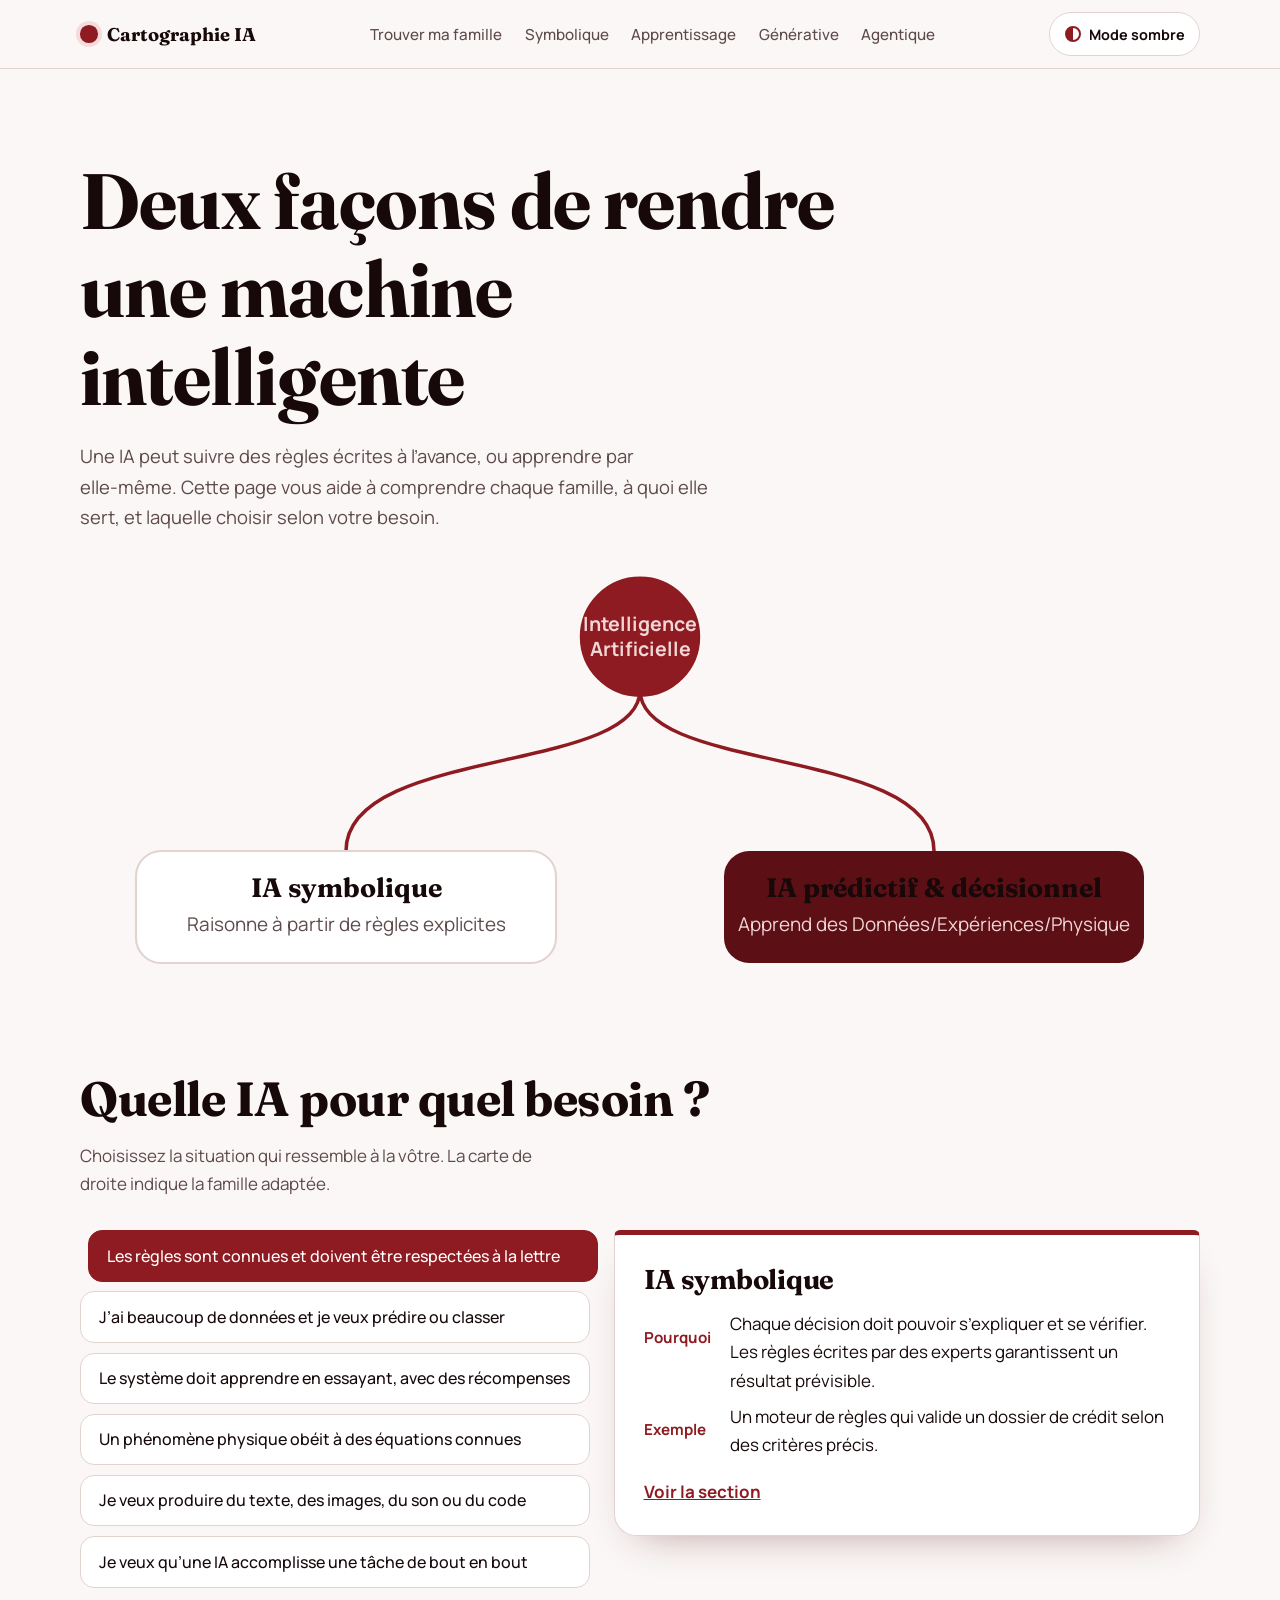
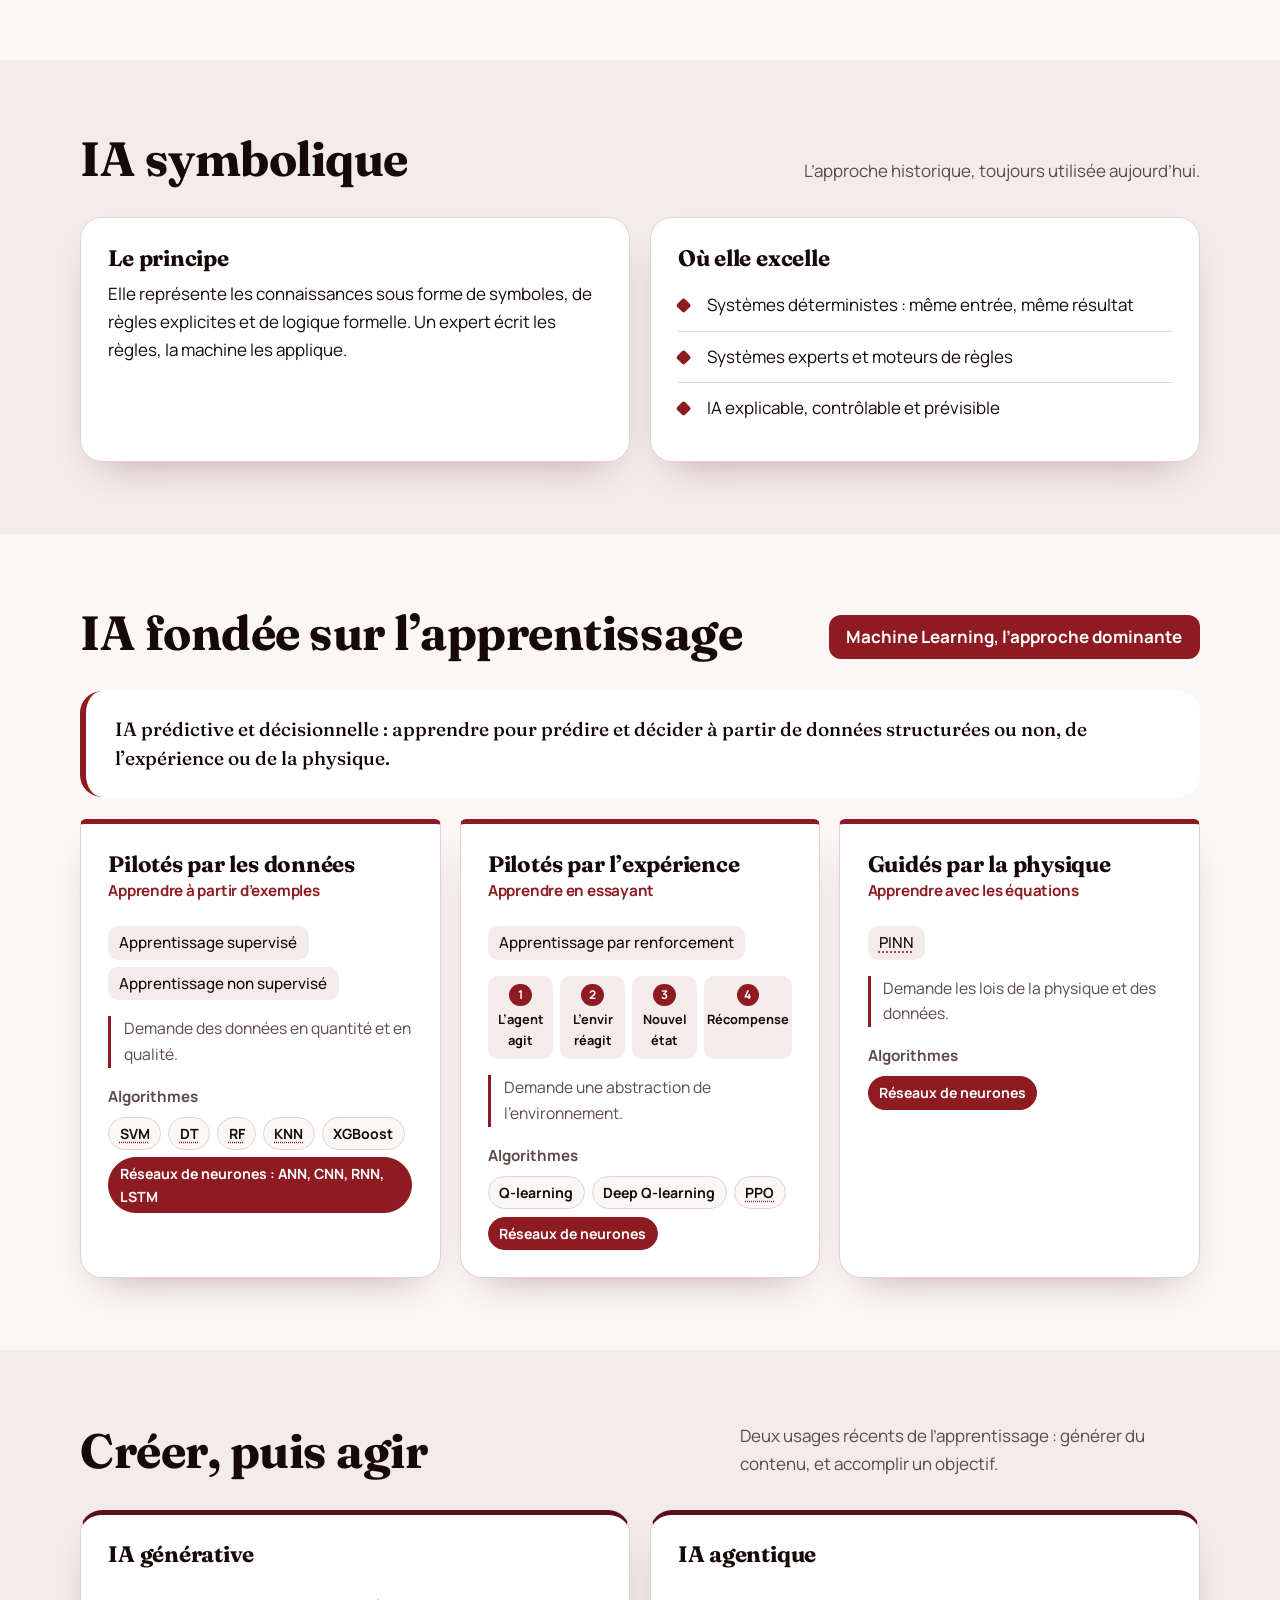
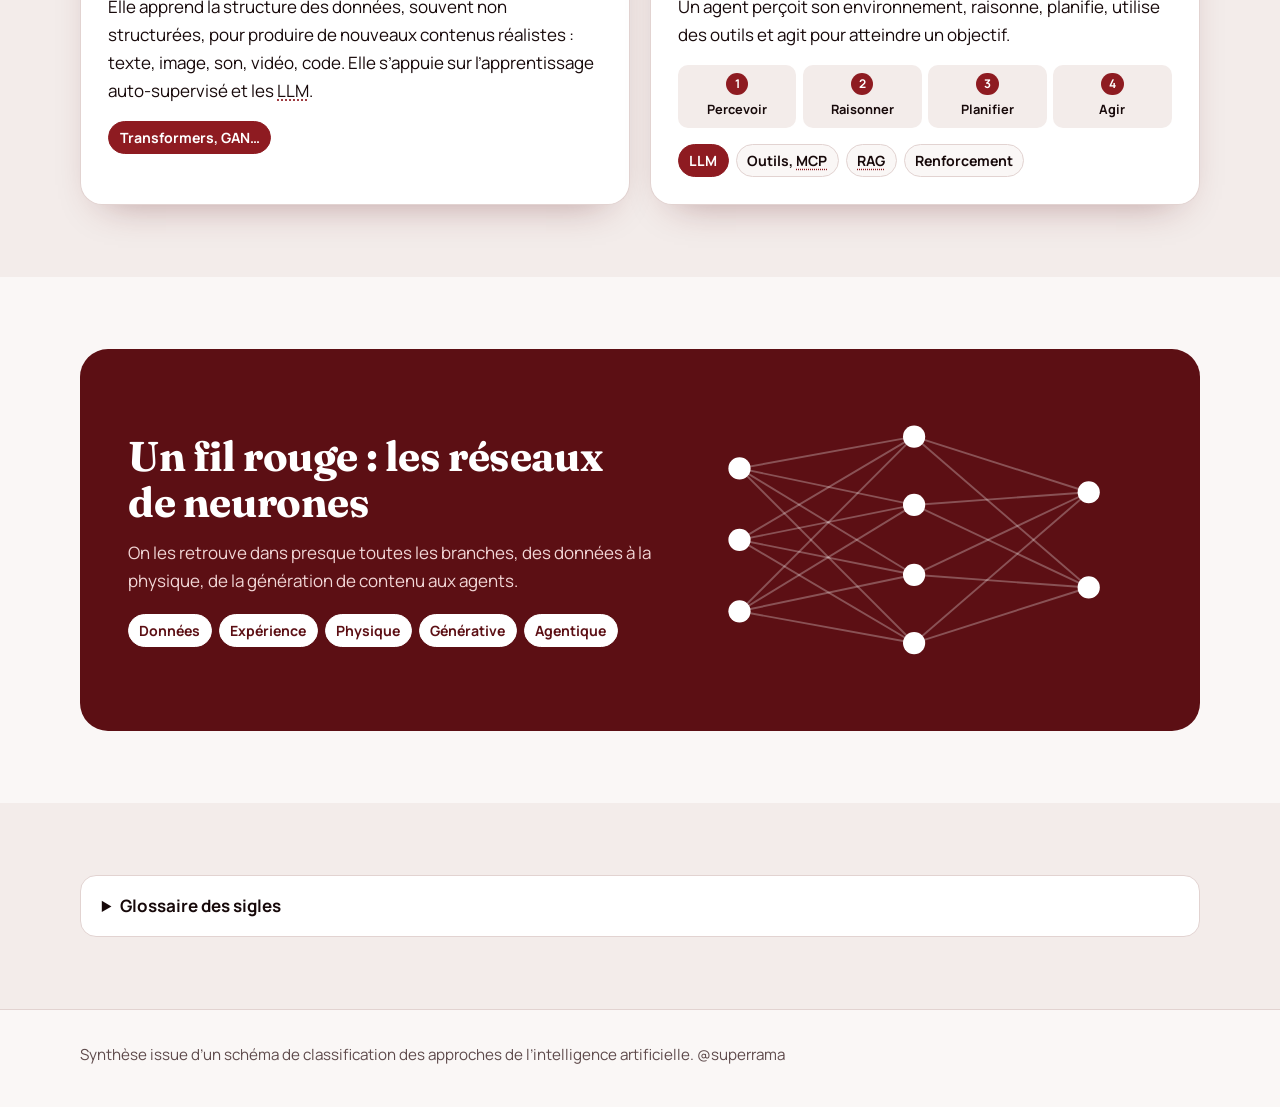
<file: index.html>
<!DOCTYPE html>
<html lang="fr">
<head>
<meta charset="utf-8">
<meta name="viewport" content="width=device-width, initial-scale=1, viewport-fit=cover">
<title>Cartographie de l’intelligence artificielle</title>
<meta name="description" content="Comprendre les grandes familles de l’IA : symbolique, apprentissage, générative et agentique.">
<meta name="color-scheme" content="light dark">
<link rel="preconnect" href="https://fonts.googleapis.com">
<link rel="preconnect" href="https://fonts.gstatic.com" crossorigin>
<link href="https://fonts.googleapis.com/css2?family=Fraunces:opsz,wght@9..144,500;9..144,700&family=Manrope:wght@400;500;700&display=swap" rel="stylesheet">
<link rel="stylesheet" href="style.css">
<script>
document.documentElement.className="js";
try{var t=localStorage.getItem("theme");if(t)document.documentElement.setAttribute("data-theme",t)}catch(e){}
</script>

</head>
<body>
<div class="progress" id="progress"></div>
<header class="top">
  <div class="wrap">
    <a class="brand" href="#haut"><span class="dot" aria-hidden="true"></span>Cartographie IA</a>
    <nav aria-label="Sections"><ul>
      <li><a href="#explorer">Trouver ma famille</a></li>
      <li><a href="#symbolique">Symbolique</a></li>
      <li><a href="#apprentissage">Apprentissage</a></li>
      <li><a href="#generative">Générative</a></li>
      <li><a href="#agentique">Agentique</a></li>
    </ul></nav>
    <div class="actions">
      <button class="toggle" id="theme" type="button" aria-label="Changer de thème"><span class="ico" aria-hidden="true"></span><span id="theme-label">Thème</span></button>
      <button class="burger" id="burger" type="button" aria-label="Ouvrir le menu" aria-expanded="false" aria-controls="menu"><span></span><span></span><span></span></button>
    </div>
  </div>
</header>

<main id="haut">
  <div class="wrap hero">
    <h1>Deux façons de rendre une machine intelligente</h1>
    <p class="lead">Une IA peut suivre des règles écrites à l’avance, ou apprendre par elle‑même. Cette page vous aide à comprendre chaque famille, à quoi elle sert, et laquelle choisir selon votre besoin.</p>

    <svg class="tree" viewBox="0 0 800 300" role="img" aria-label="L’intelligence artificielle se divise en IA symbolique, fondée sur des règles explicites, et IA par apprentissage, fondée sur les données, l’expérience ou la physique.">
      <path id="l1" class="link draw" d="M400 90 C400 150 190 130 190 205"/>
      <path id="l2" class="link draw" d="M400 90 C400 150 610 130 610 205"/>
      <circle class="halo" cx="400" cy="52" r="42"/>
      <circle class="core" cx="400" cy="52" r="42"/>
      <text class="t2 w" x="400" y="48" style="font-weight:700;font-size:14px">Intelligence</text>
      <text class="t2 w" x="400" y="66" style="font-weight:700;font-size:14px">Artificielle</text>
      <rect class="box" x="40" y="205" width="300" height="80" rx="18"/>
      <text class="t1" x="190" y="238">IA symbolique</text>
      <text class="t2" x="190" y="262">Raisonne à partir de règles explicites</text>
      <rect class="box red" x="460" y="205" width="300" height="80" rx="18"/>
      <text class="t1" x="610" y="238">IA prédictif & décisionnel</text>
      <text class="t2 w" x="610" y="262">Apprend des Données/Expériences/Physique</text>
    </svg>
  </div>

  <section id="explorer">
    <div class="wrap">
      <div class="sec-head rv">
        <h2>Quelle IA pour quel besoin ?</h2>
        <p>Choisissez la situation qui ressemble à la vôtre. La carte de droite indique la famille adaptée.</p>
      </div>
      <div class="explorer rv">
        <div class="needs" id="needs"></div>
        <div class="answer" id="answer" aria-live="polite"></div>
      </div>
    </div>
  </section>

  <section id="symbolique" class="alt">
    <div class="wrap">
      <div class="sec-head rv">
        <h2>IA symbolique</h2>
        <p>L’approche historique, toujours utilisée aujourd’hui.</p>
      </div>
      <div class="symb">
        <div class="panel rv"><h3>Le principe</h3>
          <p>Elle représente les connaissances sous forme de symboles, de règles explicites et de logique formelle. Un expert écrit les règles, la machine les applique.</p></div>
        <div class="panel rv" style="--d:1"><h3>Où elle excelle</h3>
          <ul class="checks">
            <li>Systèmes déterministes : même entrée, même résultat</li>
            <li>Systèmes experts et moteurs de règles</li>
            <li>IA explicable, contrôlable et prévisible</li>
          </ul></div>
      </div>
    </div>
  </section>

  <section id="apprentissage">
    <div class="wrap">
      <div class="sec-head rv">
        <h2>IA fondée sur l’apprentissage</h2>
        <span class="band">Machine Learning, l’approche dominante</span>
      </div>
      <p class="intro-box rv">IA prédictive et décisionnelle : apprendre pour prédire et décider à partir de données structurées ou non, de l’expérience ou de la physique.</p>
      <div class="models">
        <article class="model rv">
          <h3>Pilotés par les données <small>Apprendre à partir d’exemples</small></h3>
          <ul class="learn"><li>Apprentissage supervisé</li><li>Apprentissage non supervisé</li></ul>
          <p class="need">Demande des données en quantité et en qualité.</p>
          <div><h4>Algorithmes</h4><ul class="chips">
            <li class="chip"><abbr title="Machines à vecteurs de support">SVM</abbr></li>
            <li class="chip"><abbr title="Arbres de décision">DT</abbr></li>
            <li class="chip"><abbr title="Forêts aléatoires">RF</abbr></li>
            <li class="chip"><abbr title="K plus proches voisins">KNN</abbr></li>
            <li class="chip">XGBoost</li>
            <li class="chip nn">Réseaux de neurones : ANN, CNN, RNN, LSTM</li></ul></div>
        </article>
        <article class="model rv" style="--d:1">
          <h3>Pilotés par l’expérience <small>Apprendre en essayant</small></h3>
          <ul class="learn"><li>Apprentissage par renforcement</li></ul>
          <ol class="cycle" aria-label="Boucle de renforcement" style="margin:0;padding:0;list-style:none">
            <li style="--i:0">L’agent agit</li><li style="--i:1">L’envir réagit</li><li style="--i:2">Nouvel état</li><li style="--i:3">Récompense</li>
          </ol>
          <p class="need">Demande une abstraction de l’environnement.</p>
          <div><h4>Algorithmes</h4><ul class="chips">
            <li class="chip">Q‑learning</li><li class="chip">Deep Q‑learning</li>
            <li class="chip"><abbr title="Proximal Policy Optimization">PPO</abbr></li>
            <li class="chip nn">Réseaux de neurones</li></ul></div>
        </article>
        <article class="model rv" style="--d:2">
          <h3>Guidés par la physique <small>Apprendre avec les équations</small></h3>
          <ul class="learn"><li><abbr title="Physics-Informed Neural Networks">PINN</abbr></li></ul>
          <p class="need">Demande les lois de la physique et des données.</p>
          <div><h4>Algorithmes</h4><ul class="chips"><li class="chip nn">Réseaux de neurones</li></ul></div>
        </article>
      </div>
    </div>
  </section>

  <section id="generative" class="alt">
    <div class="wrap">
      <div class="sec-head rv">
        <h2>Créer, puis agir</h2>
        <p>Deux usages récents de l’apprentissage : générer du contenu, et accomplir un objectif.</p>
      </div>
      <div class="duo">
        <article class="panel rv">
          <h3>IA générative</h3>
          <p>Elle apprend la structure des données, souvent non structurées, pour produire de nouveaux contenus réalistes : texte, image, son, vidéo, code. Elle s’appuie sur l’apprentissage auto‑supervisé et les <abbr title="Grands modèles de langage">LLM</abbr>.</p>
          <ul class="chips"><li class="chip nn">Transformers, GAN…</li></ul>
        </article>
        <article class="panel rv" id="agentique" style="--d:1">
          <h3>IA agentique</h3>
          <p>Un agent perçoit son environnement, raisonne, planifie, utilise des outils et agit pour atteindre un objectif.</p>
          <ol class="cycle" aria-label="Cycle de l’agent" style="margin:0;padding:0;list-style:none">
            <li style="--i:0">Percevoir</li><li style="--i:1">Raisonner</li><li style="--i:2">Planifier</li><li style="--i:3">Agir</li>
          </ol>
          <ul class="chips"><li class="chip nn">LLM</li><li class="chip">Outils, <abbr title="Model Context Protocol">MCP</abbr></li><li class="chip"><abbr title="Retrieval-Augmented Generation">RAG</abbr></li><li class="chip">Renforcement</li></ul>
        </article>
      </div>
    </div>
  </section>

  <section>
    <div class="wrap">
      <div class="fil rv">
        <div>
          <h2>Un fil rouge : les réseaux de neurones</h2>
          <p>On les retrouve dans presque toutes les branches, des données à la physique, de la génération de contenu aux agents.</p>
          <ul class="chips"><li class="chip">Données</li><li class="chip">Expérience</li><li class="chip">Physique</li><li class="chip">Générative</li><li class="chip">Agentique</li></ul>
        </div>
        <svg id="nn" viewBox="0 0 300 180" role="img" aria-label="Schéma d’un réseau de neurones à trois couches"></svg>
      </div>
    </div>
  </section>

  <section class="alt">
    <div class="wrap">
      <details class="rv">
        <summary>Glossaire des sigles</summary>
        <dl>
          <dt>SVM</dt><dd>Sépare des groupes de données par la meilleure frontière possible.</dd>
          <dt>DT, RF</dt><dd>Arbres de décision, et forêts qui en combinent des centaines.</dd>
          <dt>KNN</dt><dd>Classe un élément d’après ses voisins les plus proches.</dd>
          <dt>CNN, RNN, LSTM</dt><dd>Réseaux spécialisés : images, séquences, mémoire à long terme.</dd>
          <dt>PPO</dt><dd>Méthode de renforcement stable, très utilisée en pratique.</dd>
          <dt>PINN</dt><dd>Réseau de neurones contraint de respecter des équations physiques.</dd>
          <dt>RAG</dt><dd>Génération qui s’appuie sur des documents retrouvés en temps réel.</dd>
        </dl>
      </details>
    </div>
  </section>
</main>

<footer><div class="wrap">Synthèse issue d’un schéma de classification des approches de l’intelligence artificielle. @superrama</div></footer>
<script src="script.js"></script>

</body>
</html>
</file>
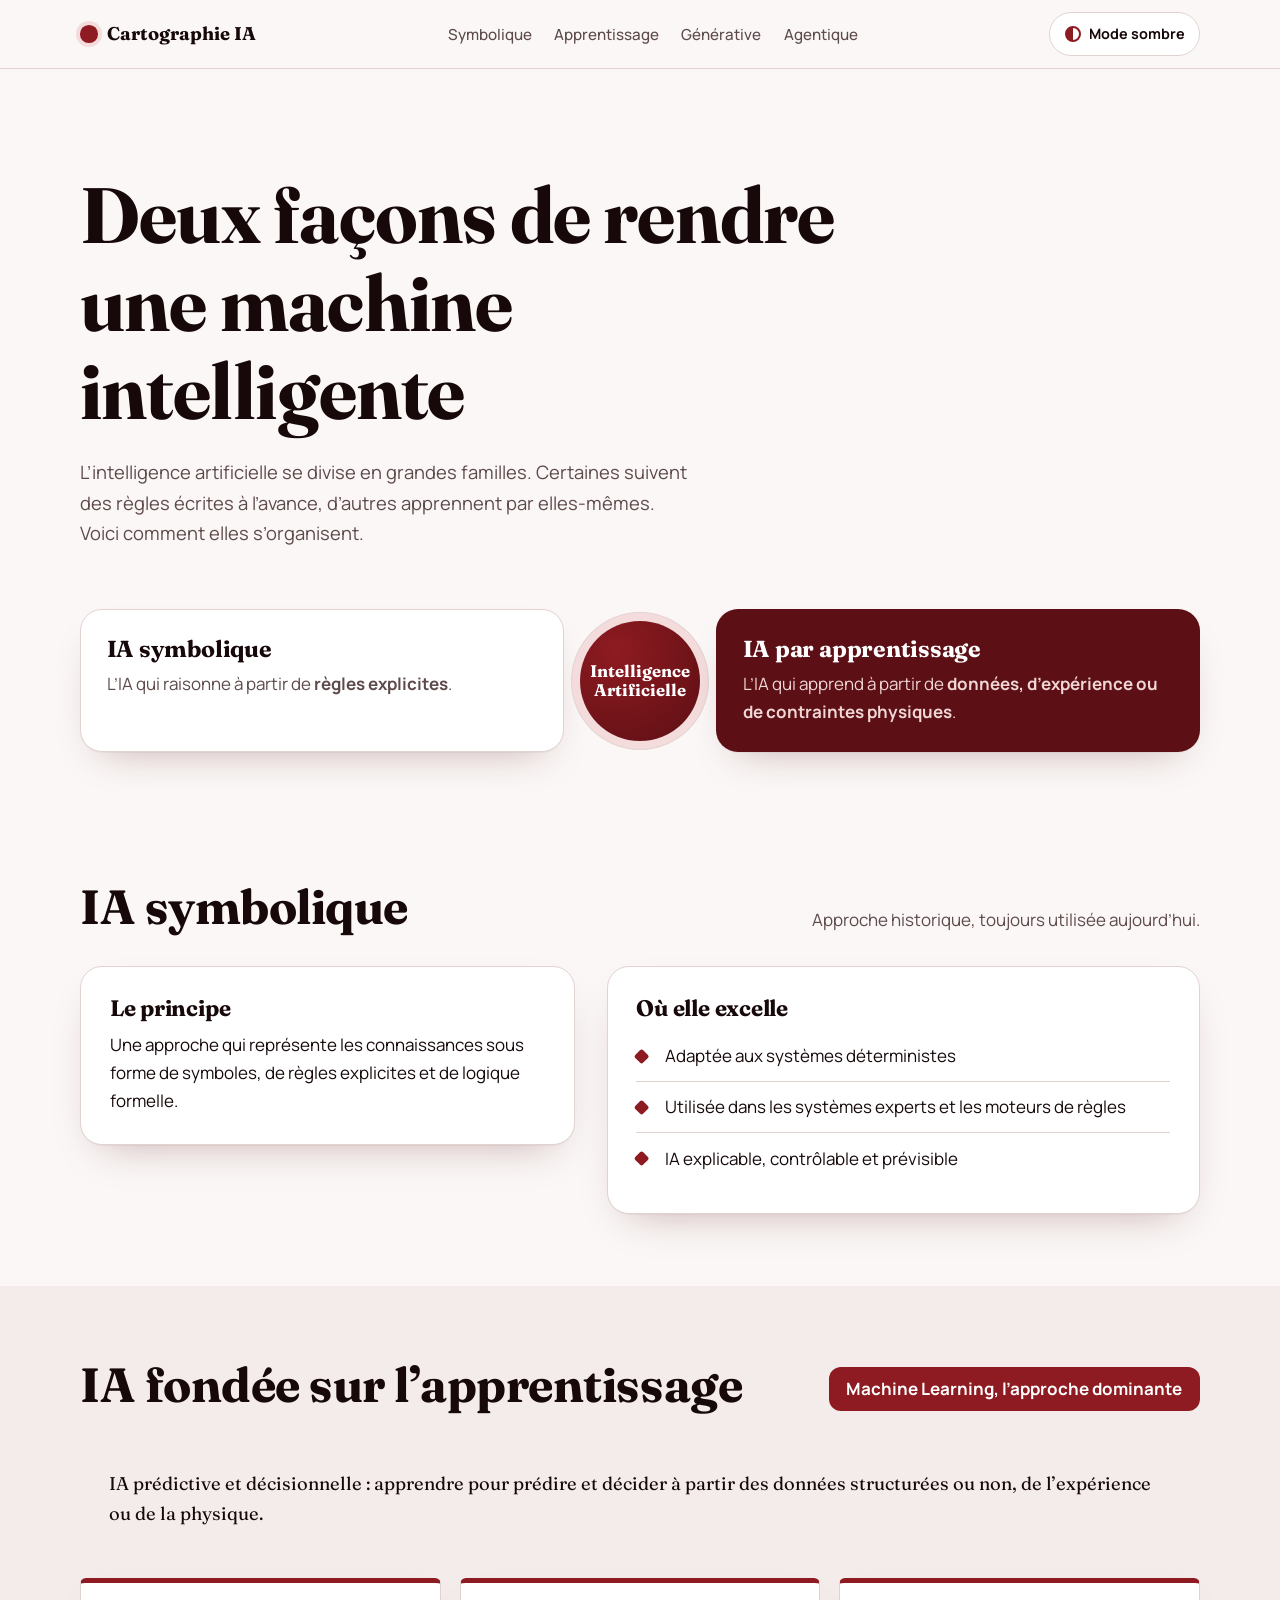
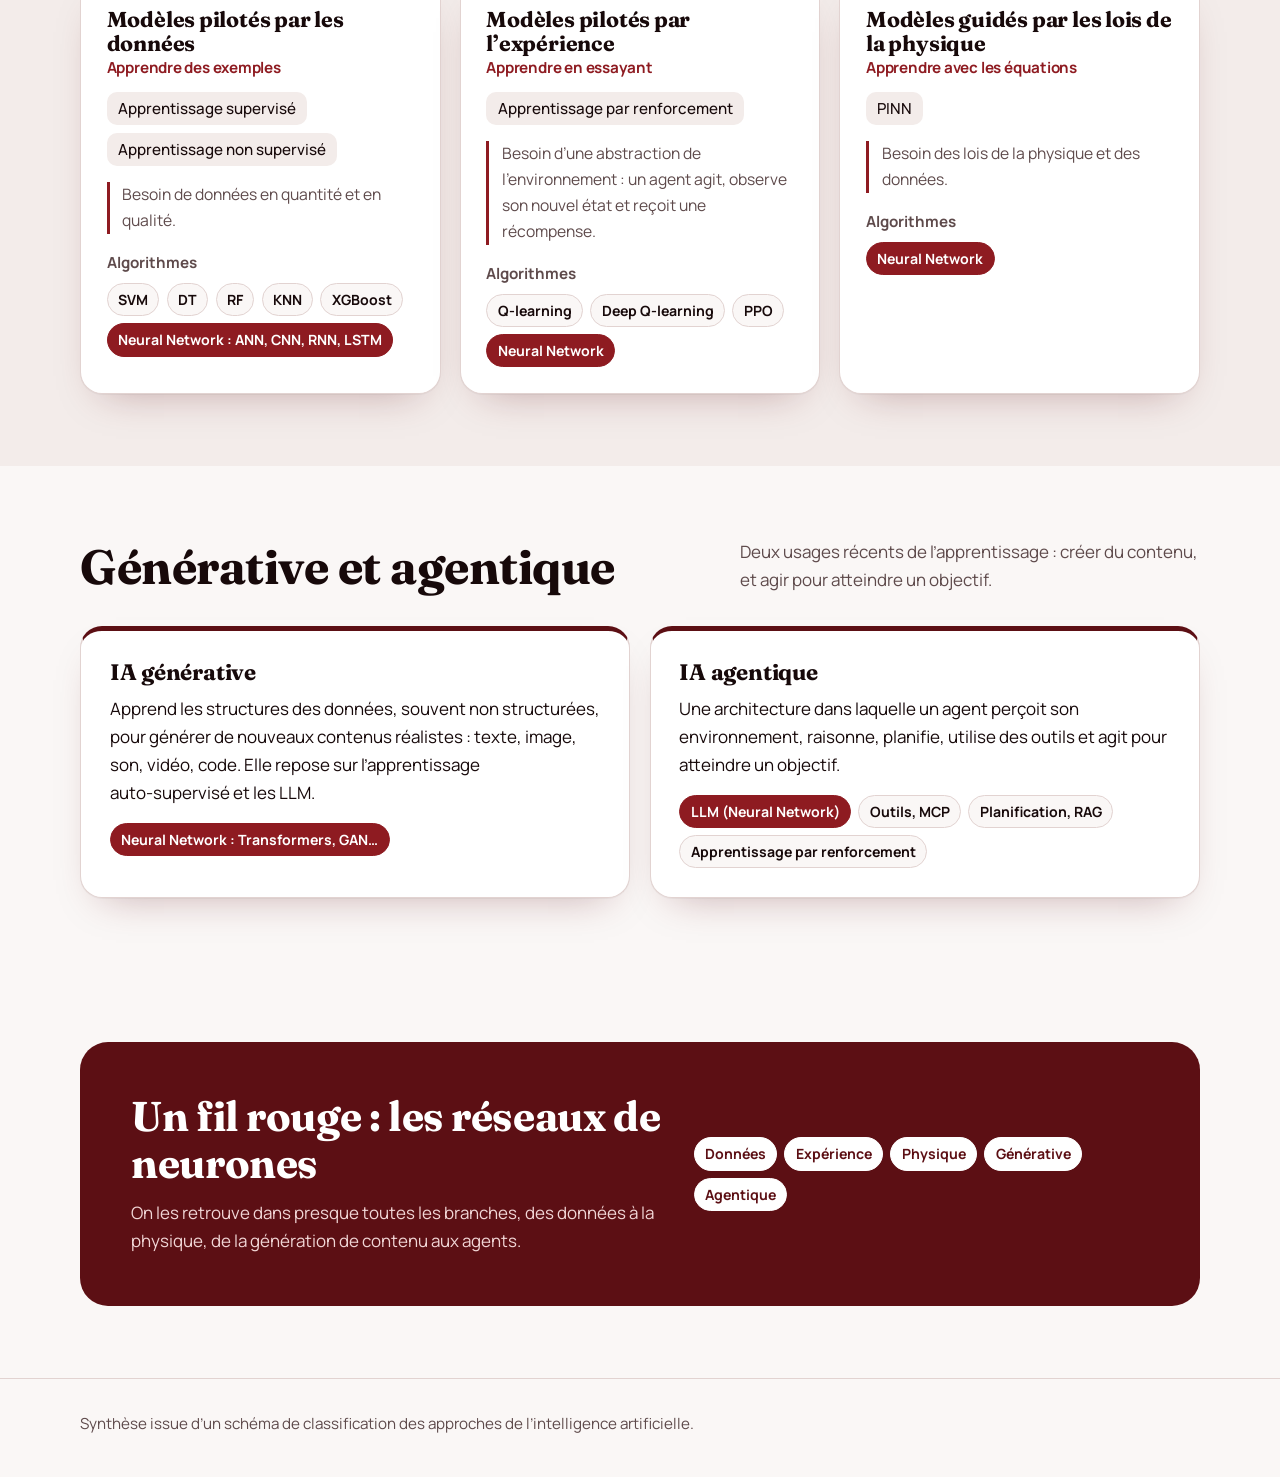
<file: index1.html>
<!DOCTYPE html>
<html lang="fr">
<head>
<meta charset="utf-8">
<meta name="viewport" content="width=device-width, initial-scale=1, viewport-fit=cover">
<title>Cartographie de l’intelligence artificielle</title>
<meta name="description" content="Les grandes familles de l’IA : symbolique, apprentissage, générative et agentique.">
<meta name="color-scheme" content="light dark">
<link rel="preconnect" href="https://fonts.googleapis.com">
<link rel="preconnect" href="https://fonts.gstatic.com" crossorigin>
<link href="https://fonts.googleapis.com/css2?family=Fraunces:opsz,wght@9..144,500;9..144,700&family=Manrope:wght@400;500;700&display=swap" rel="stylesheet">
<style>
:root{
  color-scheme:light;
  --bg:#faf7f6; --surface:#ffffff; --surface-2:#f3ecea; --ink:#17090a; --muted:#5e4a4b;
  --red:#8e1b21; --red-deep:#5c0f14; --red-soft:#f4dcdc; --line:#e2d3d1; --on-red:#ffffff;
  --shadow:0 1px 0 rgba(23,9,10,.04),0 18px 40px -22px rgba(92,15,20,.35);
  --serif:"Fraunces",Georgia,"Times New Roman",serif;
  --sans:"Manrope",system-ui,-apple-system,"Segoe UI",Roboto,Helvetica,Arial,sans-serif;
}
@media (prefers-color-scheme:dark){
  :root:not([data-theme="light"]){
    color-scheme:dark;
    --bg:#0a0506; --surface:#150b0c; --surface-2:#1e1011; --ink:#f6eeee; --muted:#b9a5a6;
    --red:#d3343c; --red-deep:#8e1b21; --red-soft:#33100f; --line:#2f1a1b; --on-red:#ffffff;
    --shadow:0 1px 0 rgba(255,255,255,.03),0 18px 40px -22px rgba(0,0,0,.9);
  }
}
:root[data-theme="dark"]{
  color-scheme:dark;
  --bg:#0a0506; --surface:#150b0c; --surface-2:#1e1011; --ink:#f6eeee; --muted:#b9a5a6;
  --red:#d3343c; --red-deep:#8e1b21; --red-soft:#33100f; --line:#2f1a1b; --on-red:#ffffff;
  --shadow:0 1px 0 rgba(255,255,255,.03),0 18px 40px -22px rgba(0,0,0,.9);
}
*,*::before,*::after{box-sizing:border-box}
html{scroll-behavior:smooth;-webkit-text-size-adjust:100%;scroll-padding-top:env(safe-area-inset-top,0px)}
body{
  margin:0;background:var(--bg);color:var(--ink);font-family:var(--sans);font-size:1.0625rem;line-height:1.65;
  padding:env(safe-area-inset-top,0px) env(safe-area-inset-right,0px) env(safe-area-inset-bottom,0px) env(safe-area-inset-left,0px);
  transition:background-color .3s,color .3s;
}
body::before{content:"";position:fixed;inset:0 0 auto;height:env(safe-area-inset-top,0px);background:var(--bg);z-index:10}
h1,h2,h3{font-family:var(--serif);line-height:1.12;margin:0;letter-spacing:-.01em}
p{margin:0}
ul{margin:0;padding:0;list-style:none}
a{color:inherit}
:focus-visible{outline:3px solid var(--red);outline-offset:3px;border-radius:6px}
.wrap{width:min(1120px,100% - 2.5rem);margin-inline:auto}

/* En-tête */
.top{position:sticky;top:env(safe-area-inset-top,0px);z-index:5;background:color-mix(in srgb,var(--bg) 88%,transparent);-webkit-backdrop-filter:blur(10px);backdrop-filter:blur(10px);border-bottom:1px solid var(--line)}
.top .wrap{display:flex;align-items:center;justify-content:space-between;gap:1rem;padding-block:.75rem}
.brand{font-family:var(--serif);font-weight:700;font-size:1.15rem;text-decoration:none;display:flex;align-items:center;gap:.6rem}
.dot{width:1.1rem;height:1.1rem;border-radius:50%;background:var(--red);box-shadow:0 0 0 4px var(--red-soft)}
.actions{display:flex;align-items:center;gap:.6rem}
.burger{display:none;width:44px;height:44px;padding:0;cursor:pointer;background:var(--surface);border:1px solid var(--line);border-radius:12px;
  flex-direction:column;align-items:center;justify-content:center;gap:5px;transition:border-color .2s}
.burger:hover{border-color:var(--red)}
.burger span{display:block;width:20px;height:2px;border-radius:2px;background:var(--ink);transition:transform .3s,opacity .2s}
.burger[aria-expanded="true"] span:nth-child(1){transform:translateY(7px) rotate(45deg)}
.burger[aria-expanded="true"] span:nth-child(2){opacity:0}
.burger[aria-expanded="true"] span:nth-child(3){transform:translateY(-7px) rotate(-45deg)}
.toggle{min-height:44px}
nav ul{display:flex;gap:1.4rem}
nav a{text-decoration:none;font-weight:500;font-size:.95rem;color:var(--muted)}
nav a:hover{color:var(--red)}
.toggle{
  display:inline-flex;align-items:center;gap:.5rem;cursor:pointer;font:inherit;font-weight:700;font-size:.9rem;
  color:var(--ink);background:var(--surface);border:1px solid var(--line);border-radius:999px;padding:.45rem .9rem;
}
.toggle:hover{border-color:var(--red)}
.toggle .ico{width:1rem;height:1rem;border-radius:50%;border:2px solid var(--red);background:linear-gradient(90deg,var(--red) 50%,transparent 50%)}

/* Héros */
.hero{padding:clamp(3rem,8vw,6.5rem) 0 clamp(2rem,5vw,3.5rem)}
.hero h1{font-size:clamp(2.4rem,6.4vw,4.9rem);max-width:15ch;font-weight:700}
.hero .lead{margin-top:1.4rem;max-width:56ch;color:var(--muted);font-size:1.15rem}
.fork{margin-top:clamp(2.2rem,5vw,3.8rem);display:grid;grid-template-columns:1fr auto 1fr;align-items:stretch;gap:1rem}
.fork .side{padding:1.6rem;border:1px solid var(--line);border-radius:22px;background:var(--surface);box-shadow:var(--shadow)}
.fork .side h2{font-size:1.45rem;margin-bottom:.5rem}
.fork .side p{color:var(--muted)}
.fork .side.dark{background:var(--red-deep);border-color:transparent;color:#fff}
.fork .side.dark p{color:#f1d6d6}
.core{align-self:center;width:7.5rem;height:7.5rem;border-radius:50%;display:grid;place-items:center;text-align:center;
  background:radial-gradient(circle at 30% 25%,var(--red),var(--red-deep));color:var(--on-red);font-family:var(--serif);font-weight:700;line-height:1.1;font-size:1.05rem;
  box-shadow:0 0 0 8px var(--red-soft),0 0 0 9px var(--line)}

/* Sections */
section{padding:clamp(2.5rem,6vw,4.5rem) 0}
.sec-head{display:flex;flex-wrap:wrap;gap:1rem 2.5rem;align-items:end;justify-content:space-between;margin-bottom:2rem}
.sec-head h2{font-size:clamp(1.9rem,4vw,3rem)}
.sec-head p{max-width:46ch;color:var(--muted)}
.band{padding:.5rem 1.1rem;border-radius:12px;font-weight:700;display:inline-block;background:var(--red);color:var(--on-red)}

.symb{display:grid;grid-template-columns:minmax(0,1fr) minmax(0,1.2fr);gap:2rem;align-items:start}
.panel{background:var(--surface);border:1px solid var(--line);border-radius:22px;padding:1.8rem;box-shadow:var(--shadow)}
.panel h3{font-size:1.4rem;margin-bottom:.6rem}
.checks li{position:relative;padding:.7rem 0 .7rem 1.8rem;border-top:1px solid var(--line)}
.checks li:first-child{border-top:0}
.checks li::before{content:"";position:absolute;left:0;top:1.25rem;width:.7rem;height:.7rem;border-radius:2px;background:var(--red);transform:rotate(45deg)}

.models{display:grid;grid-template-columns:repeat(auto-fit,minmax(min(100%,300px),1fr));gap:1.2rem}
.model{background:var(--surface);border:1px solid var(--line);border-top:5px solid var(--red);border-radius:6px 6px 22px 22px;padding:1.6rem;display:flex;flex-direction:column;gap:1rem;box-shadow:var(--shadow)}
.model h3{font-size:1.35rem}
.model h3 small{display:block;font-family:var(--sans);font-size:.95rem;font-weight:700;color:var(--red);margin-top:.15rem}
.learn{display:flex;flex-wrap:wrap;gap:.5rem}
.learn li{background:var(--surface-2);border-radius:10px;padding:.25rem .7rem;font-weight:500;font-size:.95rem}
.need{color:var(--muted);font-size:.98rem;border-left:3px solid var(--red);padding-left:.8rem}
.model h4{margin:0 0 .5rem;font-size:.95rem;color:var(--muted);font-weight:700}
.chips{display:flex;flex-wrap:wrap;gap:.45rem}
.chip{font-size:.88rem;font-weight:700;padding:.25rem .65rem;border-radius:999px;border:1px solid var(--line);background:var(--bg)}
.chip.nn{background:var(--red);border-color:var(--red);color:var(--on-red)}
.intro-box{background:var(--surface-2);border-radius:22px;padding:1.6rem 1.8rem;margin-bottom:1.4rem;font-size:1.15rem;font-family:var(--serif)}

.duo{display:grid;grid-template-columns:repeat(auto-fit,minmax(min(100%,420px),1fr));gap:1.2rem}
.duo .panel{border-top:5px solid var(--red-deep)}
.duo .chips{margin-top:1rem}
.big{background:var(--red-deep);color:#fff;border-radius:28px;padding:clamp(1.8rem,5vw,3.2rem);display:grid;gap:1rem;grid-template-columns:1.2fr 1fr;align-items:center}
.big h2{font-size:clamp(1.7rem,3.6vw,2.6rem)}
.big p{color:#f1d6d6}
.big .chip{background:transparent;color:#fff;border-color:rgba(255,255,255,.35)}
.big .chip.nn{background:#fff;color:var(--red-deep);border-color:#fff}

footer{border-top:1px solid var(--line);padding:2rem 0 2.5rem;color:var(--muted);font-size:.95rem}

@media (max-width:820px){
  nav{display:none}
  .js nav{display:block;position:absolute;top:100%;left:0;right:0;background:var(--bg);border-bottom:1px solid var(--line);
    box-shadow:0 24px 30px -20px rgba(0,0,0,.35);padding:.5rem 1.25rem 1rem;visibility:hidden;opacity:0;transform:translateY(-10px);
    transition:opacity .25s,transform .25s,visibility 0s .25s}
  .js nav.open{visibility:visible;opacity:1;transform:none;transition:opacity .25s,transform .25s}
  .js nav ul{flex-direction:column;gap:0}
  .js nav a{display:block;padding:.95rem .25rem;font-size:1.1rem;border-bottom:1px solid var(--line);color:var(--ink)}
  .js nav li:last-child a{border-bottom:0}
  .burger{display:flex}
  .fork{grid-template-columns:1fr}
  .core{margin-inline:auto}
  .symb,.big{grid-template-columns:1fr}
}
@media (max-width:420px){.toggle #theme-label{display:none}.toggle{padding:.45rem .75rem}.brand{font-size:1.05rem}.wrap{width:min(1120px,100% - 2rem)}}
@media (prefers-reduced-motion:no-preference){
  .hero h1,.hero .lead{animation:rise .8s cubic-bezier(.2,.7,.2,1) both}
  .hero .lead{animation-delay:.12s}
  @keyframes rise{from{opacity:0;transform:translateY(14px)}to{opacity:1;transform:none}}
}
@media (prefers-reduced-motion:reduce){html{scroll-behavior:auto}*{transition:none!important}}
</style>
</head>
<body>
<header class="top">
  <div class="wrap">
    <a class="brand" href="#haut"><span class="dot" aria-hidden="true"></span>Cartographie IA</a>
    <nav id="menu" aria-label="Sections"><ul>
      <li><a href="#symbolique">Symbolique</a></li>
      <li><a href="#apprentissage">Apprentissage</a></li>
      <li><a href="#generative">Générative</a></li>
      <li><a href="#agentique">Agentique</a></li>
    </ul></nav>
    <div class="actions">
      <button class="toggle" id="theme" type="button" aria-label="Changer de thème"><span class="ico" aria-hidden="true"></span><span id="theme-label">Thème</span></button>
      <button class="burger" id="burger" type="button" aria-label="Ouvrir le menu" aria-expanded="false" aria-controls="menu"><span></span><span></span><span></span></button>
    </div>
  </div>
</header>

<main id="haut">
  <div class="wrap">
    <div class="hero">
      <h1>Deux façons de rendre une machine intelligente</h1>
      <p class="lead">L’intelligence artificielle se divise en grandes familles. Certaines suivent des règles écrites à l’avance, d’autres apprennent par elles‑mêmes. Voici comment elles s’organisent.</p>
      <div class="fork">
        <div class="side">
          <h2>IA symbolique</h2>
          <p>L’IA qui raisonne à partir de <strong>règles explicites</strong>.</p>
        </div>
        <div class="core" aria-hidden="true">Intelligence<br>Artificielle</div>
        <div class="side dark">
          <h2>IA par apprentissage</h2>
          <p>L’IA qui apprend à partir de <strong>données, d’expérience ou de contraintes physiques</strong>.</p>
        </div>
      </div>
    </div>
  </div>

  <section id="symbolique">
    <div class="wrap">
      <div class="sec-head">
        <h2>IA symbolique</h2>
        <p>Approche historique, toujours utilisée aujourd’hui.</p>
      </div>
      <div class="symb">
        <div class="panel">
          <h3>Le principe</h3>
          <p>Une approche qui représente les connaissances sous forme de symboles, de règles explicites et de logique formelle.</p>
        </div>
        <div class="panel">
          <h3>Où elle excelle</h3>
          <ul class="checks">
            <li>Adaptée aux systèmes déterministes</li>
            <li>Utilisée dans les systèmes experts et les moteurs de règles</li>
            <li>IA explicable, contrôlable et prévisible</li>
          </ul>
        </div>
      </div>
    </div>
  </section>

  <section id="apprentissage" style="background:var(--surface-2)">
    <div class="wrap">
      <div class="sec-head">
        <h2>IA fondée sur l’apprentissage</h2>
        <span class="band">Machine Learning, l’approche dominante</span>
      </div>
      <p class="intro-box">IA prédictive et décisionnelle : apprendre pour prédire et décider à partir des données structurées ou non, de l’expérience ou de la physique.</p>
      <div class="models">
        <article class="model">
          <h3>Modèles pilotés par les données <small>Apprendre des exemples</small></h3>
          <ul class="learn"><li>Apprentissage supervisé</li><li>Apprentissage non supervisé</li></ul>
          <p class="need">Besoin de données en quantité et en qualité.</p>
          <div><h4>Algorithmes</h4>
            <ul class="chips"><li class="chip">SVM</li><li class="chip">DT</li><li class="chip">RF</li><li class="chip">KNN</li><li class="chip">XGBoost</li><li class="chip nn">Neural Network : ANN, CNN, RNN, LSTM</li></ul></div>
        </article>
        <article class="model">
          <h3>Modèles pilotés par l’expérience <small>Apprendre en essayant</small></h3>
          <ul class="learn"><li>Apprentissage par renforcement</li></ul>
          <p class="need">Besoin d’une abstraction de l’environnement : un agent agit, observe son nouvel état et reçoit une récompense.</p>
          <div><h4>Algorithmes</h4>
            <ul class="chips"><li class="chip">Q‑learning</li><li class="chip">Deep Q‑learning</li><li class="chip">PPO</li><li class="chip nn">Neural Network</li></ul></div>
        </article>
        <article class="model">
          <h3>Modèles guidés par les lois de la physique <small>Apprendre avec les équations</small></h3>
          <ul class="learn"><li>PINN</li></ul>
          <p class="need">Besoin des lois de la physique et des données.</p>
          <div><h4>Algorithmes</h4>
            <ul class="chips"><li class="chip nn">Neural Network</li></ul></div>
        </article>
      </div>
    </div>
  </section>

  <section id="generative">
    <div class="wrap">
      <div class="sec-head">
        <h2>Générative et agentique</h2>
        <p>Deux usages récents de l’apprentissage : créer du contenu, et agir pour atteindre un objectif.</p>
      </div>
      <div class="duo">
        <article class="panel">
          <h3>IA générative</h3>
          <p>Apprend les structures des données, souvent non structurées, pour générer de nouveaux contenus réalistes : texte, image, son, vidéo, code. Elle repose sur l’apprentissage auto‑supervisé et les LLM.</p>
          <ul class="chips"><li class="chip nn">Neural Network : Transformers, GAN…</li></ul>
        </article>
        <article class="panel" id="agentique">
          <h3>IA agentique</h3>
          <p>Une architecture dans laquelle un agent perçoit son environnement, raisonne, planifie, utilise des outils et agit pour atteindre un objectif.</p>
          <ul class="chips"><li class="chip nn">LLM (Neural Network)</li><li class="chip">Outils, MCP</li><li class="chip">Planification, RAG</li><li class="chip">Apprentissage par renforcement</li></ul>
        </article>
      </div>
    </div>
  </section>

  <section>
    <div class="wrap">
      <div class="big">
        <div>
          <h2>Un fil rouge : les réseaux de neurones</h2>
          <p style="margin-top:.8rem">On les retrouve dans presque toutes les branches, des données à la physique, de la génération de contenu aux agents.</p>
        </div>
        <ul class="chips" aria-label="Familles utilisant les réseaux de neurones">
          <li class="chip nn">Données</li><li class="chip nn">Expérience</li><li class="chip nn">Physique</li><li class="chip nn">Générative</li><li class="chip nn">Agentique</li>
        </ul>
      </div>
    </div>
  </section>
</main>

<footer><div class="wrap">Synthèse issue d’un schéma de classification des approches de l’intelligence artificielle.</div></footer>

<script>
(function(){
  var root=document.documentElement,btn=document.getElementById("theme"),label=document.getElementById("theme-label");
  var mq=window.matchMedia?window.matchMedia("(prefers-color-scheme: dark)"):null;
  function current(){return root.getAttribute("data-theme")||(mq&&mq.matches?"dark":"light")}
  function paint(){label.textContent=current()==="dark"?"Mode clair":"Mode sombre"}
  try{var s=localStorage.getItem("theme");if(s)root.setAttribute("data-theme",s)}catch(e){}
  paint();
  btn.addEventListener("click",function(){
    var next=current()==="dark"?"light":"dark";
    root.setAttribute("data-theme",next);
    try{localStorage.setItem("theme",next)}catch(e){}
    paint();
  });
  document.documentElement.classList.add("js");
  var burger=document.getElementById("burger"),menu=document.getElementById("menu");
  function setMenu(open){
    menu.classList.toggle("open",open);
    burger.setAttribute("aria-expanded",open?"true":"false");
    burger.setAttribute("aria-label",open?"Fermer le menu":"Ouvrir le menu");
  }
  burger.addEventListener("click",function(){setMenu(burger.getAttribute("aria-expanded")!=="true")});
  menu.addEventListener("click",function(e){if(e.target.tagName==="A")setMenu(false)});
  document.addEventListener("keydown",function(e){if(e.key==="Escape"){setMenu(false);burger.focus()}});
  document.addEventListener("click",function(e){if(!menu.contains(e.target)&&!burger.contains(e.target))setMenu(false)});
  window.addEventListener("resize",function(){if(window.innerWidth>820)setMenu(false)});
})();
</script>
</body>
</html>
</file>
<file: style.css>
/* ===== Jetons de design : clair par défaut, sombre selon le système ou le bouton ===== */
:root{
  color-scheme:light;
  --bg:#faf7f6; --surface:#fff; --surface-2:#f3ecea; --ink:#17090a; --muted:#5e4a4b;
  --red:#8e1b21; --red-deep:#5c0f14; --red-soft:#f4dcdc; --line:#e2d3d1; --on-red:#fff;
  --shadow:0 18px 40px -24px rgba(92,15,20,.45);
  --serif:"Fraunces",Georgia,"Times New Roman",serif;
  --sans:"Manrope",system-ui,-apple-system,"Segoe UI",Roboto,Helvetica,Arial,sans-serif;
}
@media (prefers-color-scheme:dark){
  :root:not([data-theme="light"]){
    color-scheme:dark;
    --bg:#0a0506; --surface:#150b0c; --surface-2:#1e1011; --ink:#f6eeee; --muted:#b9a5a6;
    --red:#d3343c; --red-deep:#8e1b21; --red-soft:#33100f; --line:#2f1a1b;
    --shadow:0 18px 40px -24px rgba(0,0,0,.9);
  }
}
:root[data-theme="dark"]{
  color-scheme:dark;
  --bg:#0a0506; --surface:#150b0c; --surface-2:#1e1011; --ink:#f6eeee; --muted:#b9a5a6;
  --red:#d3343c; --red-deep:#8e1b21; --red-soft:#33100f; --line:#2f1a1b;
  --shadow:0 18px 40px -24px rgba(0,0,0,.9);
}

/* ===== Base ===== */
*,*::before,*::after{box-sizing:border-box}
html{scroll-behavior:smooth;-webkit-text-size-adjust:100%;scroll-padding-top:5rem}
body{
  margin:0;background:var(--bg);color:var(--ink);font:400 1.0625rem/1.65 var(--sans);
  padding:env(safe-area-inset-top,0) env(safe-area-inset-right,0) env(safe-area-inset-bottom,0) env(safe-area-inset-left,0);
  transition:background-color .3s,color .3s;
}
h1,h2,h3{font-family:var(--serif);line-height:1.12;margin:0;letter-spacing:-.01em}
p,ul,dl,dd{margin:0}
ul{padding:0;list-style:none}
a{color:inherit}
abbr{text-decoration:underline dotted var(--red);text-underline-offset:3px;cursor:help}
:focus-visible{outline:3px solid var(--red);outline-offset:3px;border-radius:6px}
.wrap{width:min(1120px,100% - 2.5rem);margin-inline:auto}
section{padding:clamp(2.5rem,6vw,4.5rem) 0}
.alt{background:var(--surface-2)}

/* ===== Barre de progression + en-tête ===== */
.progress{position:fixed;top:0;left:0;height:4px;width:100%;background:var(--red);transform:scaleX(0);transform-origin:0 50%;z-index:20}
.top{position:sticky;top:0;z-index:10;padding-top:env(safe-area-inset-top,0);background:color-mix(in srgb,var(--bg) 88%,transparent);
  -webkit-backdrop-filter:blur(10px);backdrop-filter:blur(10px);border-bottom:1px solid var(--line)}
.top .wrap{display:flex;align-items:center;justify-content:space-between;gap:1rem;padding-block:.75rem}
.brand{font:700 1.15rem var(--serif);text-decoration:none;display:flex;align-items:center;gap:.6rem}
.dot{width:1.1rem;height:1.1rem;border-radius:50%;background:var(--red);box-shadow:0 0 0 4px var(--red-soft);animation:beat 2.4s ease-in-out infinite}
.actions{display:flex;align-items:center;gap:.6rem}
.burger{display:none;width:44px;height:44px;padding:0;cursor:pointer;background:var(--surface);border:1px solid var(--line);border-radius:12px;
  flex-direction:column;align-items:center;justify-content:center;gap:5px;transition:border-color .2s}
.burger:hover{border-color:var(--red)}
.burger span{display:block;width:20px;height:2px;border-radius:2px;background:var(--ink);transition:transform .3s,opacity .2s}
.burger[aria-expanded="true"] span:nth-child(1){transform:translateY(7px) rotate(45deg)}
.burger[aria-expanded="true"] span:nth-child(2){opacity:0}
.burger[aria-expanded="true"] span:nth-child(3){transform:translateY(-7px) rotate(-45deg)}
.toggle{min-height:44px}
nav ul{display:flex;gap:1.4rem}
nav a{text-decoration:none;font-weight:500;font-size:.95rem;color:var(--muted)}
nav a:hover{color:var(--red)}
.toggle{display:inline-flex;align-items:center;gap:.5rem;cursor:pointer;font:700 .9rem var(--sans);color:var(--ink);
  background:var(--surface);border:1px solid var(--line);border-radius:999px;padding:.45rem .9rem;transition:border-color .2s}
.toggle:hover{border-color:var(--red)}
.toggle .ico{width:1rem;height:1rem;border-radius:50%;border:2px solid var(--red);background:linear-gradient(90deg,var(--red) 50%,transparent 50%);transition:transform .5s}
.toggle:active .ico{transform:rotate(180deg)}

/* ===== Héros ===== */
.hero{padding:clamp(2.5rem,7vw,5.5rem) 0 1rem}
.hero h1{font-size:clamp(2.4rem,6.4vw,4.9rem);max-width:15ch;font-weight:700}
.hero .lead{margin-top:1.3rem;max-width:58ch;color:var(--muted);font-size:1.15rem}
.tree{display:block;width:100%;height:auto;margin-top:2rem}
.tree .box{fill:var(--surface);stroke:var(--line);stroke-width:1.5}
.tree .box.red{fill:var(--red-deep);stroke:none}
.tree text{font-family:var(--sans);fill:var(--ink);text-anchor:middle}
.tree .t1{font-size:19px;font-weight:700;font-family:var(--serif)}
.tree .t2{font-size:13.5px;fill:var(--muted)}
.tree .red .t1,.tree .t1.w,.tree .t2.w{fill:#fff}
.tree .t2.w{fill:#f1d6d6}
.tree .core{fill:var(--red)}
.tree .halo{fill:none;stroke:var(--red);stroke-width:2;transform-box:fill-box;transform-origin:center;animation:halo 3s ease-out infinite}
.tree .link{fill:none;stroke:var(--red);stroke-width:2.5;stroke-dasharray:7 8;animation:flow 1.2s linear infinite}
.tree .draw{stroke-dasharray:420;stroke-dashoffset:420;animation:draw 1.4s .3s ease forwards,flow 1.2s 1.7s linear infinite}

/* ===== En-têtes de section ===== */
.sec-head{display:flex;flex-wrap:wrap;gap:1rem 2.5rem;align-items:end;justify-content:space-between;margin-bottom:2rem}
.sec-head h2{font-size:clamp(1.9rem,4vw,3rem)}
.sec-head p{max-width:46ch;color:var(--muted)}
.band{padding:.5rem 1.1rem;border-radius:12px;font-weight:700;background:var(--red);color:var(--on-red)}

/* ===== Explorateur interactif ===== */
.explorer{display:grid;grid-template-columns:minmax(0,1fr) minmax(0,1.15fr);gap:1.5rem;align-items:start}
.needs{display:grid;gap:.6rem}
.need-btn{font:500 1rem/1.4 var(--sans);text-align:left;cursor:pointer;color:var(--ink);background:var(--surface);
  border:1px solid var(--line);border-radius:14px;padding:.85rem 1.1rem;transition:transform .2s,border-color .2s,background .2s}
.need-btn:hover{border-color:var(--red);transform:translateX(4px)}
.need-btn[aria-pressed="true"]{background:var(--red);border-color:var(--red);color:var(--on-red);transform:translateX(8px)}
.answer{position:sticky;top:5.5rem;background:var(--surface);border:1px solid var(--line);border-top:5px solid var(--red);border-radius:6px 6px 22px 22px;padding:1.8rem;box-shadow:var(--shadow)}
.answer.swap{animation:swap .45s ease}
.answer h3{font-size:1.7rem;margin-bottom:.8rem}
.answer dt{font-weight:700;color:var(--red);margin-top:.9rem;font-size:.95rem}
.answer a{display:inline-block;margin-top:1.2rem;font-weight:700;color:var(--red)}

/* ===== Cartes ===== */
.panel,.model{background:var(--surface);border:1px solid var(--line);border-radius:22px;padding:1.7rem;box-shadow:var(--shadow)}
.panel h3,.model h3{font-size:1.4rem;margin-bottom:.6rem}
.symb{display:grid;grid-template-columns:repeat(auto-fit,minmax(min(100%,320px),1fr));gap:1.2rem}
.checks li{position:relative;padding:.7rem 0 .7rem 1.8rem;border-top:1px solid var(--line)}
.checks li:first-child{border-top:0}
.checks li::before{content:"";position:absolute;left:0;top:1.25rem;width:.7rem;height:.7rem;border-radius:2px;background:var(--red);transform:rotate(45deg)}
.intro-box{background:var(--surface);border-radius:22px;padding:1.5rem 1.8rem;margin-bottom:1.4rem;font:500 1.2rem/1.5 var(--serif);border-left:6px solid var(--red)}
.models{display:grid;grid-template-columns:repeat(auto-fit,minmax(min(100%,300px),1fr));gap:1.2rem}
.model{border-top:5px solid var(--red);border-radius:6px 6px 22px 22px;display:flex;flex-direction:column;gap:1rem;transition:transform .25s}
.model:hover{transform:translateY(-6px)}
.model h3 small{display:block;font:700 .95rem var(--sans);color:var(--red);margin-top:.2rem}
.learn,.chips{display:flex;flex-wrap:wrap;gap:.45rem}
.learn li{background:var(--surface-2);border-radius:10px;padding:.25rem .7rem;font-weight:500;font-size:.95rem}
.need{color:var(--muted);font-size:.98rem;border-left:3px solid var(--red);padding-left:.8rem}
.model h4{margin:0 0 .5rem;font-size:.95rem;color:var(--muted)}
.chip{font-size:.88rem;font-weight:700;padding:.25rem .65rem;border-radius:999px;border:1px solid var(--line);background:var(--bg)}
.chip.nn{background:var(--red);border-color:var(--red);color:var(--on-red)}

/* ===== Cycles animés (renforcement et agent) ===== */
.cycle{display:grid;grid-template-columns:repeat(4,1fr);gap:.4rem;counter-reset:s}
.cycle li{counter-increment:s;font-size:.8rem;font-weight:700;text-align:center;padding:.5rem .2rem;border-radius:10px;background:var(--surface-2);
  animation:lit 6.4s infinite;animation-delay:calc(var(--i)*1.6s)}
.cycle li::before{content:counter(s);display:block;width:1.4rem;height:1.4rem;line-height:1.4rem;margin:0 auto .2rem;border-radius:50%;background:var(--red);color:#fff;font-size:.75rem}
.cycle.big li{font-size:.95rem;padding:.9rem .4rem}
.duo{display:grid;grid-template-columns:repeat(auto-fit,minmax(min(100%,420px),1fr));gap:1.2rem}
.duo .panel{border-top:5px solid var(--red-deep);display:flex;flex-direction:column;gap:1rem}

/* ===== Fil rouge ===== */
.fil{background:var(--red-deep);color:#fff;border-radius:28px;padding:clamp(1.8rem,5vw,3rem);display:grid;gap:1.5rem;grid-template-columns:1.1fr 1fr;align-items:center}
.fil h2{font-size:clamp(1.7rem,3.6vw,2.6rem)}
.fil p{color:#f1d6d6;margin-top:.8rem}
.fil .chips{margin-top:1.2rem}
.fil .chip{background:#fff;color:var(--red-deep);border-color:#fff}
#nn{width:100%;height:auto}
#nn line{stroke:rgba(255,255,255,.28);stroke-width:1.2}
#nn circle{fill:#fff;animation:pulse 2.4s ease-in-out infinite}

/* ===== Glossaire ===== */
details{background:var(--surface);border:1px solid var(--line);border-radius:16px;padding:1rem 1.3rem}
summary{cursor:pointer;font-weight:700}
dl{display:grid;grid-template-columns:auto 1fr;gap:.5rem 1.2rem;margin-top:1rem}
dt{font-weight:700;color:var(--red)}
footer{border-top:1px solid var(--line);padding:2rem 0 2.5rem;color:var(--muted);font-size:.95rem}

/* ===== Révélation au défilement ===== */
.js .rv{opacity:0;transform:translateY(22px);transition:opacity .7s,transform .7s cubic-bezier(.2,.7,.2,1);transition-delay:calc(var(--d,0)*90ms)}
.js .rv.in{opacity:1;transform:none}

/* ===== Animations ===== */
@keyframes draw{to{stroke-dashoffset:0}}
@keyframes flow{to{stroke-dashoffset:-30}}
@keyframes halo{0%{opacity:.8;transform:scale(1)}100%{opacity:0;transform:scale(1.9)}}
@keyframes beat{50%{transform:scale(1.25)}}
@keyframes pulse{50%{opacity:.35;transform:scale(.7)}}
@keyframes swap{from{opacity:0;transform:translateY(12px)}to{opacity:1;transform:none}}
@keyframes lit{0%,22%{background:var(--red);color:#fff;transform:translateY(-4px)}30%,100%{background:var(--surface-2);color:var(--ink);transform:none}}
@keyframes rise{from{opacity:0;transform:translateY(16px)}to{opacity:1;transform:none}}
.hero h1{animation:rise .8s both}
.hero .lead{animation:rise .8s .15s both}
#nn circle{transform-box:fill-box;transform-origin:center}

/* ===== Adaptation écrans ===== */
@media (max-width:820px){
  nav{display:none}
  .js nav{display:block;position:absolute;top:100%;left:0;right:0;background:var(--bg);border-bottom:1px solid var(--line);
    box-shadow:0 24px 30px -20px rgba(0,0,0,.35);padding:.5rem 1.25rem 1rem;visibility:hidden;opacity:0;transform:translateY(-10px);
    transition:opacity .25s,transform .25s,visibility 0s .25s}
  .js nav.open{visibility:visible;opacity:1;transform:none;transition:opacity .25s,transform .25s}
  .js nav ul{flex-direction:column;gap:0}
  .js nav a{display:block;padding:.95rem .25rem;font-size:1.1rem;border-bottom:1px solid var(--line);color:var(--ink)}
  .js nav li:last-child a{border-bottom:0}
  .burger{display:flex}
  .explorer,.fil{grid-template-columns:1fr}
  .answer{position:static}
  .tree .t2{font-size:15px}
}
@media (prefers-reduced-motion:reduce){
  html{scroll-behavior:auto}
  *,*::before,*::after{animation:none!important;transition:none!important}
  .js .rv{opacity:1;transform:none}
  .tree .draw{stroke-dashoffset:0}
}

/* ===== Paradigmes ===== */
.paradigms{display:grid;grid-template-columns:repeat(auto-fit,minmax(min(100%,320px),1fr));gap:1.2rem}
.par{background:var(--surface);border:1px solid var(--line);border-radius:22px;padding:1.5rem;display:flex;flex-direction:column;gap:1rem;box-shadow:var(--shadow);position:relative;overflow:hidden;transition:transform .25s,border-color .25s}
.par::after{content:"";position:absolute;left:0;top:0;height:4px;width:100%;background:var(--red);transform:scaleX(.18);transform-origin:0 50%;transition:transform .5s}
.par:hover{transform:translateY(-6px);border-color:var(--red)}
.par:hover::after{transform:scaleX(1)}
.par header{display:flex;gap:.9rem;align-items:center}
.par h3{font-size:1.3rem;margin:0}
.kind{font-size:.9rem;font-weight:700;color:var(--red)}
.num{flex:none;width:2.6rem;height:2.6rem;border-radius:50%;display:grid;place-items:center;background:var(--red);color:var(--on-red);font:700 1.3rem var(--serif);box-shadow:0 0 0 5px var(--red-soft)}
.par h4{margin:0 0 .5rem;font-size:.95rem;color:var(--muted)}
.viz{background:var(--surface-2);border-radius:14px;padding:.8rem;min-height:130px;display:grid;place-items:center}
.viz svg{width:100%;max-width:260px;height:auto}
.viz .ax{fill:none;stroke:var(--muted);stroke-width:1.5}
.viz .pa{fill:var(--red)}.viz .pb{fill:var(--ink)}.viz .pc{fill:var(--muted)}
.viz .ln{fill:none;stroke:var(--red);stroke-width:3;stroke-linecap:round;stroke-dasharray:200;stroke-dashoffset:200;animation:draw 2.4s ease forwards infinite alternate}
.viz .fr{fill:none;stroke:var(--red);stroke-width:2.5;stroke-dasharray:6 6;animation:flow 1s linear infinite}
.viz .pulse circle{transform-box:fill-box;transform-origin:center;animation:pulse 2.4s ease-in-out infinite;animation-delay:var(--o,0s)}
.mask{font:500 1.15rem/1.4 var(--serif);text-align:center}
.swapw{display:inline-grid;vertical-align:bottom}
.swapw i,.swapw b{grid-area:1/1;text-align:center;padding:0 .4rem;border-radius:6px;font-style:normal}
.swapw i{background:var(--ink);color:var(--bg);animation:fa 4s infinite}
.swapw b{background:var(--red);color:#fff;animation:fb 4s infinite}
@keyframes fa{0%,45%{opacity:1}55%,100%{opacity:0}}
@keyframes fb{0%,45%{opacity:0}55%,95%{opacity:1}100%{opacity:0}}
.goal{margin-top:1.6rem;background:var(--red-deep);color:#fff;border-radius:22px;padding:1.5rem 1.8rem;font:500 clamp(1.1rem,2.2vw,1.4rem)/1.5 var(--serif);text-align:center}
@media (prefers-reduced-motion:reduce){.viz .ln{stroke-dashoffset:0}.swapw i{opacity:0}.swapw b{opacity:1}}

/* ===== Discriminative vs générative ===== */
.duel{display:grid;grid-template-columns:1fr auto 1fr;gap:1.2rem;align-items:stretch}
.duel .side{background:var(--surface);border:1px solid var(--line);border-top:5px solid var(--ink);border-radius:6px 6px 22px 22px;padding:1.6rem;display:flex;flex-direction:column;gap:1rem;box-shadow:var(--shadow)}
.duel .side.gen{border-top-color:var(--red)}
.duel h3{font-size:1.6rem}
.vs{align-self:center;width:4rem;height:4rem;border-radius:50%;display:grid;place-items:center;background:var(--ink);color:var(--bg);font:700 1.2rem var(--serif);box-shadow:0 0 0 6px var(--red-soft)}
.formula{font:500 1.2rem var(--serif);background:var(--red-soft);border-radius:12px;padding:.6rem 1rem;text-align:center}
.flow{display:grid;gap:.9rem;position:relative}
.step{background:var(--surface-2);border-radius:14px;padding:.9rem 1rem}
.step h4{margin:0 0 .5rem;font-size:.9rem;color:var(--muted)}
.step+.step{margin-top:.5rem}
.step+.step::before{content:"";position:absolute;left:50%;width:2px;height:.9rem;margin-top:-1.35rem;background:var(--red);animation:blink 1.6s ease-in-out infinite}
.model-pill{display:inline-block;background:var(--red);color:var(--on-red);font-weight:700;border-radius:999px;padding:.35rem 1rem}
.duel .side:not(.gen) .model-pill{background:var(--ink);color:var(--bg)}
.bars{display:grid;gap:.45rem}
.bars li{display:grid;grid-template-columns:4.2rem 1fr 2.6rem;gap:.6rem;align-items:center;font-size:.95rem}
.bars i{height:.8rem;background:var(--bg);border-radius:99px;overflow:hidden}
.bars .fill{display:block;height:100%;width:var(--w);background:var(--muted);border-radius:99px;transition:width 1.4s cubic-bezier(.2,.7,.2,1)}
.bars .top .fill{background:var(--red)}
.bars .top{font-weight:700}
.bars em{font-style:normal;text-align:right;font-variant-numeric:tabular-nums}
.js .bars .fill{width:0}
.js .rv.in .bars .fill{width:var(--w)}
.prompts{display:grid;gap:.5rem}
.prompts li{background:var(--surface);border-left:4px solid var(--red);border-radius:8px;padding:.5rem .8rem;font-size:.95rem}
.out{display:grid;grid-template-columns:1fr 1fr;gap:.8rem;align-items:stretch}
.shimmer{min-height:110px;border-radius:12px;display:grid;place-items:end start;padding:.6rem;color:#fff;font-weight:700;font-size:.85rem;
  background:linear-gradient(110deg,var(--red-deep) 30%,var(--red) 50%,var(--red-deep) 70%);background-size:220% 100%;animation:sheen 3s linear infinite}
.poem{display:grid;align-content:center;gap:.2rem;font:500 .95rem/1.35 var(--serif)}
.poem span{animation:line 9s infinite;animation-delay:calc(var(--i)*.9s)}
.tasks{margin-top:auto;border:1px dashed var(--line);border-radius:12px;padding:.7rem 1rem;font-size:.95rem;color:var(--muted)}
.tablewrap{margin-top:1.6rem;overflow-x:auto;border:1px solid var(--line);border-radius:18px;background:var(--surface)}
table{width:100%;border-collapse:collapse;min-width:640px;font-size:.98rem}
caption{text-align:left;font:700 1.1rem var(--serif);padding:1rem 1.2rem}
th,td{padding:.85rem 1.2rem;text-align:left;vertical-align:top;border-top:1px solid var(--line)}
thead th{background:var(--red-deep);color:#fff;border-top:0}
tbody th{color:var(--red);width:11rem}
tbody td:nth-child(3){background:var(--red-soft)}
@keyframes sheen{to{background-position:-220% 0}}
@keyframes blink{50%{opacity:.25}}
@keyframes line{0%{opacity:0;transform:translateY(6px)}8%,86%{opacity:1;transform:none}96%,100%{opacity:0}}
@media (max-width:900px){
  .duel{grid-template-columns:1fr}
  .vs{margin-inline:auto}
}
@media (max-width:480px){.out{grid-template-columns:1fr}}
@media (prefers-reduced-motion:reduce){.js .bars .fill{width:var(--w)}.poem span{opacity:1}}

@media (max-width:420px){.toggle #theme-label{display:none}.toggle{padding:.45rem .75rem}.brand{font-size:1.05rem}}
</file>
